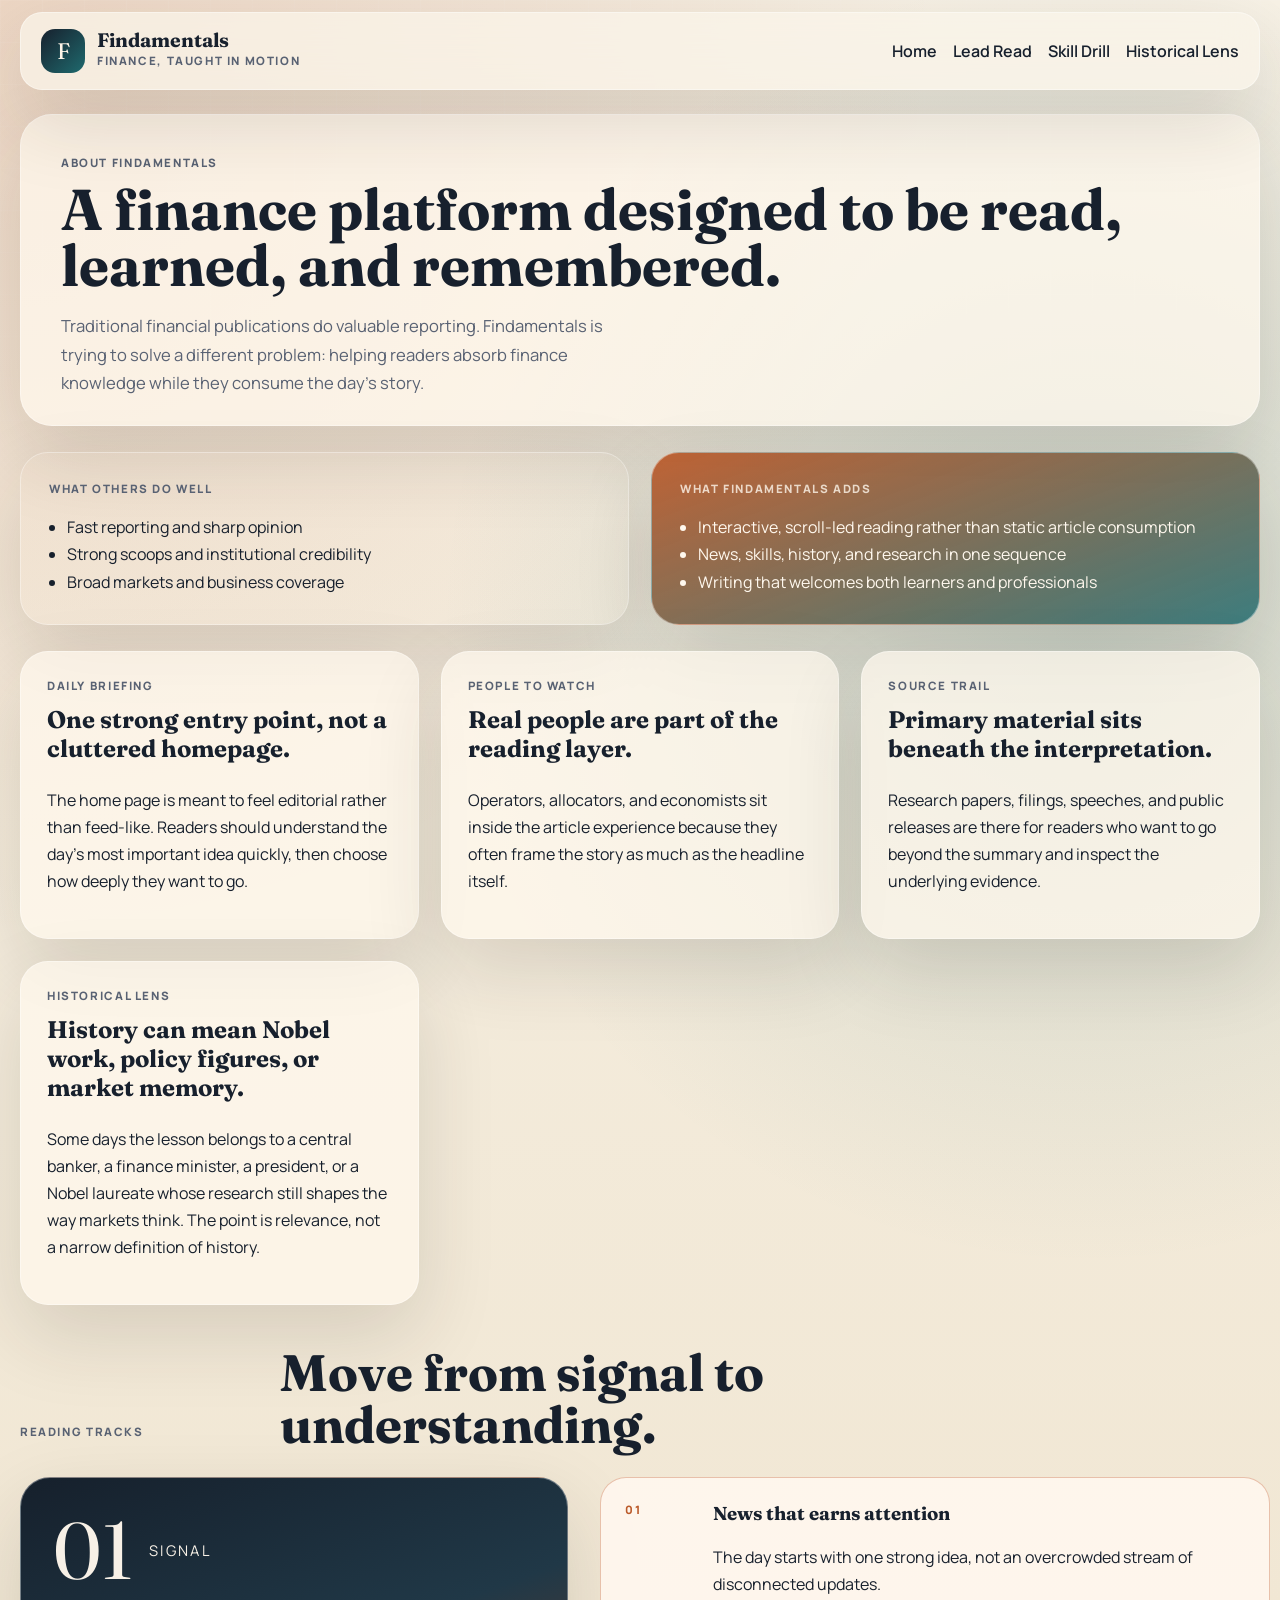
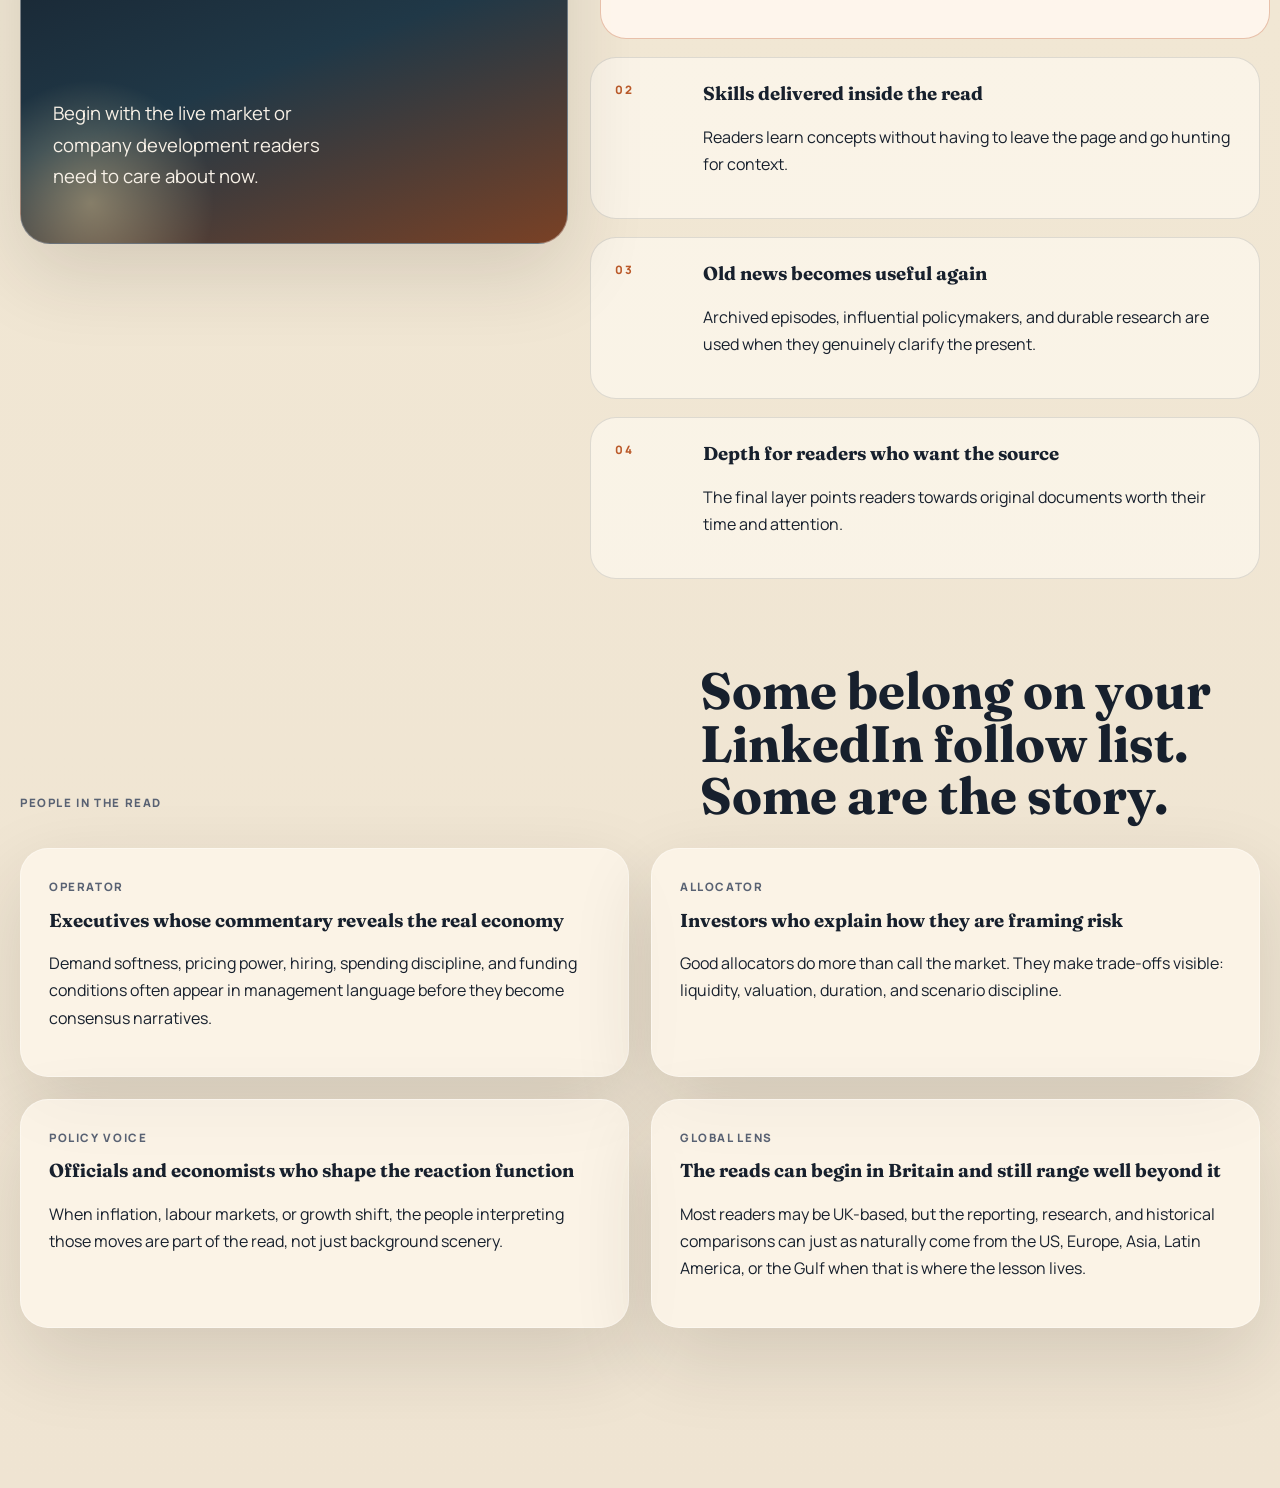
<file: about.html>
<!DOCTYPE html>
<html lang="en-GB">
  <head>
    <meta charset="UTF-8" />
    <meta name="viewport" content="width=device-width, initial-scale=1.0" />
    <title>About Findamentals</title>
    <meta
      name="description"
      content="Learn how Findamentals blends reporting, skills, historical context, and research into one interactive finance reading experience."
    />
    <link rel="preconnect" href="https://fonts.googleapis.com" />
    <link rel="preconnect" href="https://fonts.gstatic.com" crossorigin />
    <link
      href="https://fonts.googleapis.com/css2?family=Fraunces:opsz,wght@9..144,400;9..144,600;9..144,700&family=Manrope:wght@400;500;600;700;800&display=swap"
      rel="stylesheet"
    />
    <link rel="stylesheet" href="./styles.css" />
  </head>
  <body>
    <div class="page-shell">
      <header class="topbar" data-topbar>
        <a class="brand-lockup" href="./index.html" aria-label="Findamentals home">
          <span class="brand-mark">F</span>
          <div class="brand-copy">
            <h1>Findamentals</h1>
            <p class="eyebrow">Finance, taught in motion</p>
          </div>
        </a>
        <nav class="topnav" aria-label="Primary">
          <a href="./index.html">Home</a>
          <a href="./lead-read.html">Lead Read</a>
          <a href="./skill-drill.html">Skill Drill</a>
          <a href="./historical-lens.html">Historical Lens</a>
        </nav>
      </header>

      <main class="about-page">
        <section class="about-hero reveal">
          <p class="section-kicker">About Findamentals</p>
          <h2>A finance platform designed to be read, learned, and remembered.</h2>
          <p class="hero-text">
            Traditional financial publications do valuable reporting. Findamentals is trying to solve a
            different problem: helping readers absorb finance knowledge while they consume the day’s story.
          </p>
        </section>

        <section class="comparison-grid reveal">
          <article class="comparison-card muted">
            <p class="comparison-label">What others do well</p>
            <ul>
              <li>Fast reporting and sharp opinion</li>
              <li>Strong scoops and institutional credibility</li>
              <li>Broad markets and business coverage</li>
            </ul>
          </article>
          <article class="comparison-card accent">
            <p class="comparison-label">What Findamentals adds</p>
            <ul>
              <li>Interactive, scroll-led reading rather than static article consumption</li>
              <li>News, skills, history, and research in one sequence</li>
              <li>Writing that welcomes both learners and professionals</li>
            </ul>
          </article>
        </section>

        <section class="feature-grid reveal">
          <article class="feature-card">
            <p class="section-kicker">Daily Briefing</p>
            <h3>One strong entry point, not a cluttered homepage.</h3>
            <p>
              The home page is meant to feel editorial rather than feed-like. Readers should understand the
              day’s most important idea quickly, then choose how deeply they want to go.
            </p>
          </article>
          <article class="feature-card">
            <p class="section-kicker">People To Watch</p>
            <h3>Real people are part of the reading layer.</h3>
            <p>
              Operators, allocators, and economists sit inside the article experience because they often
              frame the story as much as the headline itself.
            </p>
          </article>
          <article class="feature-card">
            <p class="section-kicker">Source Trail</p>
            <h3>Primary material sits beneath the interpretation.</h3>
            <p>
              Research papers, filings, speeches, and public releases are there for readers who want to go
              beyond the summary and inspect the underlying evidence.
            </p>
          </article>
          <article class="feature-card">
            <p class="section-kicker">Historical Lens</p>
            <h3>History can mean Nobel work, policy figures, or market memory.</h3>
            <p>
              Some days the lesson belongs to a central banker, a finance minister, a president, or a Nobel
              laureate whose research still shapes the way markets think. The point is relevance, not a narrow
              definition of history.
            </p>
          </article>
        </section>

        <section class="reading-system reveal">
          <div class="section-heading narrow">
            <p class="section-kicker">Reading Tracks</p>
            <h2>Move from signal to understanding.</h2>
          </div>

          <div class="sticky-stage">
            <div class="sticky-visual">
              <div class="visual-frame">
                <div class="visual-glow"></div>
                <div class="stage-label">
                  <span data-stage-index>01</span>
                  <p data-stage-title>Signal</p>
                </div>
                <p class="stage-description" data-stage-description>
                  Begin with the live market or company development readers need to care about now.
                </p>
              </div>
            </div>

            <div class="sticky-copy">
              <article
                class="step is-current"
                data-step
                data-stage="01"
                data-title="Signal"
                data-description="Begin with the live market or company development readers need to care about now."
              >
                <span class="step-index">01</span>
                <div>
                  <h3>News that earns attention</h3>
                  <p>The day starts with one strong idea, not an overcrowded stream of disconnected updates.</p>
                </div>
              </article>

              <article
                class="step"
                data-step
                data-stage="02"
                data-title="Mechanics"
                data-description="Definitions, accounting logic, and portfolio implications arrive exactly where readers need them."
              >
                <span class="step-index">02</span>
                <div>
                  <h3>Skills delivered inside the read</h3>
                  <p>Readers learn concepts without having to leave the page and go hunting for context.</p>
                </div>
              </article>

              <article
                class="step"
                data-step
                data-stage="03"
                data-title="Memory"
                data-description="Historical examples appear as relevant comparisons, helping readers build pattern recognition."
              >
                <span class="step-index">03</span>
                <div>
                  <h3>Old news becomes useful again</h3>
                  <p>Archived episodes, influential policymakers, and durable research are used when they genuinely clarify the present.</p>
                </div>
              </article>

              <article
                class="step"
                data-step
                data-stage="04"
                data-title="Primary Sources"
                data-description="Readers can continue into filings, speeches, transcripts, or research without losing the narrative."
              >
                <span class="step-index">04</span>
                <div>
                  <h3>Depth for readers who want the source</h3>
                  <p>The final layer points readers towards original documents worth their time and attention.</p>
                </div>
              </article>
            </div>
          </div>
        </section>

        <section class="people-watch reveal">
          <div class="section-heading">
            <p class="section-kicker">People In The Read</p>
            <h2>Some belong on your LinkedIn follow list. Some are the story.</h2>
          </div>

          <div class="people-grid">
            <article class="person-card">
              <p class="person-role">Operator</p>
              <h3>Executives whose commentary reveals the real economy</h3>
              <p>Demand softness, pricing power, hiring, spending discipline, and funding conditions often appear in management language before they become consensus narratives.</p>
            </article>
            <article class="person-card">
              <p class="person-role">Allocator</p>
              <h3>Investors who explain how they are framing risk</h3>
              <p>Good allocators do more than call the market. They make trade-offs visible: liquidity, valuation, duration, and scenario discipline.</p>
            </article>
            <article class="person-card">
              <p class="person-role">Policy voice</p>
              <h3>Officials and economists who shape the reaction function</h3>
              <p>When inflation, labour markets, or growth shift, the people interpreting those moves are part of the read, not just background scenery.</p>
            </article>
            <article class="person-card">
              <p class="person-role">Global lens</p>
              <h3>The reads can begin in Britain and still range well beyond it</h3>
              <p>Most readers may be UK-based, but the reporting, research, and historical comparisons can just as naturally come from the US, Europe, Asia, Latin America, or the Gulf when that is where the lesson lives.</p>
            </article>
          </div>
        </section>
      </main>
    </div>

    <script src="./script.js"></script>
  </body>
</html>
</file>
<file: styles.css>
:root {
  --bg: #f5efe3;
  --bg-deep: #e6dcc8;
  --text: #17202d;
  --muted: #596273;
  --accent: #bb5a2a;
  --accent-soft: #d88955;
  --teal: #1f6a6e;
  --line: rgba(23, 32, 45, 0.12);
  --shadow: 0 30px 80px rgba(41, 37, 30, 0.14);
}

* {
  box-sizing: border-box;
}

html {
  scroll-behavior: smooth;
}

body {
  margin: 0;
  min-height: 100vh;
  color: var(--text);
  font-family: "Manrope", "Avenir Next", "Segoe UI", sans-serif;
  background:
    radial-gradient(circle at top left, rgba(187, 90, 42, 0.18), transparent 28%),
    radial-gradient(circle at 85% 20%, rgba(31, 106, 110, 0.18), transparent 24%),
    linear-gradient(180deg, #f7f1e5 0%, #f1e7d4 52%, #efe4d2 100%);
}

body::before {
  content: "";
  position: fixed;
  inset: 0;
  pointer-events: none;
  background-image: linear-gradient(rgba(255, 255, 255, 0.16) 1px, transparent 1px),
    linear-gradient(90deg, rgba(255, 255, 255, 0.16) 1px, transparent 1px);
  background-size: 42px 42px;
  mask-image: linear-gradient(180deg, rgba(0, 0, 0, 0.35), transparent 85%);
}

.page-shell {
  width: min(1240px, calc(100% - 32px));
  margin: 0 auto;
  padding: 12px 0 72px;
}

.topbar {
  position: sticky;
  top: 12px;
  z-index: 20;
  display: flex;
  justify-content: space-between;
  align-items: center;
  gap: 20px;
  padding: 14px 20px;
  margin-bottom: 8px;
  border: 1px solid rgba(255, 255, 255, 0.4);
  border-radius: 22px;
  backdrop-filter: blur(18px);
  background: rgba(250, 244, 233, 0.72);
  box-shadow: var(--shadow);
  transition: transform 280ms ease, opacity 280ms ease, background 280ms ease;
}

.topbar.is-hidden {
  transform: translateY(-130%);
  opacity: 0;
}

.brand-lockup {
  display: flex;
  align-items: center;
  gap: 12px;
  color: inherit;
  text-decoration: none;
}

.brand-copy {
  display: flex;
  flex-direction: column;
  justify-content: center;
  gap: 2px;
  transform: translateY(4px);
}

.brand-mark {
  display: grid;
  place-items: center;
  width: 44px;
  height: 44px;
  border-radius: 14px;
  color: #fff5e8;
  font-family: "Fraunces", Georgia, serif;
  font-size: 1.4rem;
  background: linear-gradient(135deg, var(--text), var(--teal));
}

.eyebrow,
.section-kicker,
.comparison-label,
.story-type,
.feed-tag,
.step-index,
.mini-label,
.person-role {
  letter-spacing: 0.14em;
  text-transform: uppercase;
  font-size: 0.72rem;
  font-weight: 800;
}

.eyebrow,
.section-kicker,
.comparison-label,
.mini-label,
.person-role {
  color: var(--muted);
}

h1,
h2,
h3,
.stage-label span {
  font-family: "Fraunces", Georgia, serif;
}

h1,
h2,
h3,
p {
  margin-top: 0;
}

.topbar h1 {
  margin-bottom: 0;
  font-size: 1.22rem;
  line-height: 1;
}

.topnav {
  display: flex;
  flex-wrap: wrap;
  align-items: center;
  gap: 16px;
}

.topnav a {
  color: var(--text);
  text-decoration: none;
  font-weight: 600;
}

.home-hero,
.article-layout,
.today-layout,
.comparison-grid,
.sticky-stage,
.content-grid,
.people-grid {
  display: grid;
  gap: 22px;
}

.home-hero {
  grid-template-columns: 1.15fr 0.85fr;
  align-items: stretch;
  padding: 26px 0 34px;
}

.hero-copy,
.edition-panel,
.lead-read,
.mini-card,
.feed-card,
.visual-frame,
.person-card,
.comparison-card,
.article-body,
.sidebar-card,
.about-hero {
  border: 1px solid rgba(255, 255, 255, 0.36);
  box-shadow: var(--shadow);
}

.hero-copy,
.about-hero,
.lead-read,
.mini-card,
.feed-card,
.person-card,
.article-body,
.sidebar-card {
  background: rgba(255, 248, 238, 0.72);
}

.hero-copy,
.about-hero {
  padding: 40px;
  border-radius: 32px;
}

.home-hero h2,
.about-hero h2,
.article-hero h2 {
  margin-bottom: 0;
  line-height: 0.98;
}

.home-hero h2 {
  margin-top: 12px;
  font-size: clamp(2.7rem, 4.4vw, 4.7rem);
}

.about-hero h2,
.article-hero h2 {
  font-size: clamp(2.5rem, 4.5vw, 4.6rem);
}

.hero-text,
.lead-read p,
.mini-card p,
.feed-card p,
.step p,
.stage-description,
.person-card p,
.comparison-card li,
.article-body p,
.sidebar-card li,
.sidebar-card span,
.about-page .hero-text,
.article-page .hero-text {
  line-height: 1.7;
}

.hero-text,
.article-page .hero-text,
.about-page .hero-text {
  max-width: 58ch;
  margin: 18px 0 0;
  font-size: 1.04rem;
  color: var(--muted);
}

.edition-meta {
  display: flex;
  flex-wrap: wrap;
  gap: 12px;
  margin-top: 20px;
}

.meta-pill {
  display: grid;
  gap: 6px;
  min-width: 220px;
  padding: 14px 16px;
  border: 1px solid rgba(23, 32, 45, 0.1);
  border-radius: 20px;
  background: rgba(255, 255, 255, 0.42);
}

.meta-label {
  font-size: 0.72rem;
  font-weight: 800;
  letter-spacing: 0.14em;
  text-transform: uppercase;
  color: var(--muted);
}

.meta-pill strong {
  font-size: 0.98rem;
  line-height: 1.35;
}

.hero-actions {
  display: flex;
  flex-wrap: wrap;
  gap: 14px;
  margin-top: 22px;
}

.button {
  display: inline-flex;
  align-items: center;
  justify-content: center;
  min-height: 48px;
  padding: 0 18px;
  border-radius: 999px;
  border: 0;
  text-decoration: none;
  font: inherit;
  font-weight: 700;
  cursor: pointer;
}

.button-primary {
  color: white;
  background: linear-gradient(135deg, var(--text), var(--accent));
}

.button-secondary {
  color: var(--text);
  border: 1px solid var(--line);
  background: rgba(255, 255, 255, 0.55);
}

.edition-panel {
  position: relative;
  overflow: hidden;
  display: grid;
  gap: 12px;
  padding: 18px;
  border-radius: 32px;
  background: linear-gradient(160deg, rgba(26, 31, 43, 0.94), rgba(28, 66, 70, 0.88));
  color: #f4ecdf;
}

.edition-panel::after {
  content: "";
  position: absolute;
  inset: auto -10% -25% auto;
  width: 220px;
  height: 220px;
  border-radius: 999px;
  background: radial-gradient(circle, rgba(216, 137, 85, 0.45), transparent 65%);
}

.edition-progress {
  max-width: 100%;
  margin-bottom: 8px;
}

.progress-track {
  position: relative;
  height: 5px;
  border-radius: 999px;
  overflow: hidden;
  background: rgba(255, 255, 255, 0.12);
}

.progress-fill {
  display: block;
  width: 0%;
  height: 100%;
  border-radius: inherit;
  background: linear-gradient(90deg, #f2cf9f, var(--accent-soft));
  transition: width 240ms ease;
}

.story-card {
  position: relative;
  display: block;
  padding: 24px;
  border: 1px solid rgba(255, 255, 255, 0.09);
  border-radius: 24px;
  color: inherit;
  text-decoration: none;
  background: rgba(255, 255, 255, 0.06);
  transform: translateY(18px) scale(0.985);
  opacity: 0.46;
  transition:
    transform 280ms ease,
    opacity 280ms ease,
    background 280ms ease,
    color 280ms ease;
}

.story-card .story-type {
  color: rgba(244, 236, 223, 0.46);
  transition: color 280ms ease;
}

.story-card h3 {
  margin-top: 10px;
  margin-bottom: 10px;
  font-size: 1.6rem;
  color: rgba(244, 236, 223, 0.58);
  transition: color 280ms ease;
}

.story-card p:last-child {
  color: rgba(244, 236, 223, 0.6);
  transition: color 280ms ease;
}

.story-card.is-active,
.story-card:hover {
  background: rgba(255, 255, 255, 0.12);
  transform: translateY(0) scale(1);
  opacity: 1;
}

.story-card.is-active .story-type,
.story-card:hover .story-type {
  color: rgba(255, 245, 232, 0.88);
}

.story-card.is-active h3,
.story-card:hover h3 {
  color: #fff8ee;
}

.story-card.is-active p:last-child,
.story-card:hover p:last-child {
  color: rgba(255, 248, 238, 0.9);
}

.today-layout {
  grid-template-columns: 1fr;
  padding: 6px 0 38px;
}

.lead-read,
.mini-card,
.feed-card,
.person-card,
.article-body,
.sidebar-card {
  padding: 28px;
  border-radius: 28px;
}

.editorial-brief {
  --brief-shift: 0px;
  --brief-glow-shift: 0px;
  --brief-glow-scale: 1;
  --brief-rule-scale: 1;
  position: relative;
  overflow: visible;
  padding: 10px 0 0;
  border: 0;
  border-radius: 0;
  box-shadow: none;
  background: transparent;
  transform: translateY(var(--brief-shift));
  will-change: transform, opacity, filter;
}

.editorial-brief::before {
  content: "";
  position: absolute;
  left: -10px;
  top: 24px;
  width: 220px;
  height: 220px;
  border-radius: 999px;
  background: radial-gradient(circle, rgba(216, 137, 85, 0.12), transparent 70%);
  pointer-events: none;
  transform: translateY(var(--brief-glow-shift)) scale(var(--brief-glow-scale));
  transition: transform 200ms ease;
}

.brief-topline {
  position: relative;
  z-index: 1;
  display: flex;
  align-items: center;
  gap: 16px;
}

.brief-rule {
  display: block;
  flex: 1;
  height: 1px;
  background: linear-gradient(90deg, rgba(23, 32, 45, 0.2), rgba(23, 32, 45, 0));
  transform-origin: left center;
  transform: scaleX(var(--brief-rule-scale));
}

.editorial-brief h3 {
  position: relative;
  z-index: 1;
  max-width: 13ch;
  margin-top: 14px;
  font-size: clamp(2.6rem, 4vw, 4.2rem);
  line-height: 0.94;
}

.brief-lead {
  position: relative;
  z-index: 1;
  max-width: 64ch;
  font-size: 1.1rem;
  color: #394556;
}

.editorial-brief.reveal {
  opacity: 0;
  transform: translateY(calc(var(--brief-shift) + 34px));
  filter: blur(8px);
  transition:
    opacity 820ms cubic-bezier(0.22, 1, 0.36, 1),
    transform 820ms cubic-bezier(0.22, 1, 0.36, 1),
    filter 820ms cubic-bezier(0.22, 1, 0.36, 1);
}

.editorial-brief.reveal.is-visible {
  opacity: 1;
  transform: translateY(var(--brief-shift));
  filter: blur(0);
}

.card-heading {
  display: flex;
  justify-content: space-between;
  align-items: center;
  gap: 16px;
}

.pill {
  padding: 8px 12px;
  border-radius: 999px;
  font-size: 0.82rem;
  font-weight: 700;
  background: rgba(23, 32, 45, 0.08);
}

.lead-read h3,
.article-body h3,
.feed-card h3,
.person-card h3,
.mini-card h3 {
  margin-top: 12px;
}

.lead-read h3 {
  font-size: clamp(2rem, 3vw, 3rem);
}

.side-stack,
.article-sidebar {
  display: grid;
  gap: 22px;
}

.content-grid {
  grid-template-columns: repeat(3, minmax(0, 1fr));
  padding: 10px 0 26px;
}

.feed-link {
  color: inherit;
  text-decoration: none;
  transition: transform 220ms ease, background 220ms ease;
}

.feed-link:hover {
  transform: translateY(-6px);
  background: rgba(255, 248, 238, 0.92);
}

.section-heading {
  display: flex;
  justify-content: space-between;
  align-items: end;
  gap: 24px;
  margin-bottom: 26px;
}

.section-heading.narrow {
  max-width: 820px;
}

.reads-signal {
  padding: 0 0 6px;
}

.reads-signal h2 {
  max-width: 18ch;
  font-size: clamp(1.8rem, 3vw, 2.7rem);
}

.section-heading h2 {
  max-width: 16ch;
  margin-bottom: 0;
  font-size: clamp(2.2rem, 4vw, 4rem);
  line-height: 1.02;
}

.comparison-grid {
  grid-template-columns: repeat(2, minmax(0, 1fr));
}

.comparison-card {
  padding: 28px;
  border-radius: 28px;
}

.comparison-card.accent {
  background: linear-gradient(160deg, rgba(187, 90, 42, 0.94), rgba(31, 106, 110, 0.84));
  color: #fff8ee;
}

.comparison-card.accent .comparison-label {
  color: rgba(255, 248, 238, 0.78);
}

.comparison-card ul {
  margin: 18px 0 0;
  padding-left: 18px;
}

.reading-system,
.people-watch,
.about-page,
.article-page {
  padding: 16px 0 44px;
}

.about-page {
  display: grid;
  gap: 26px;
}

.about-hero {
  padding-bottom: 28px;
}

.sticky-stage {
  grid-template-columns: 0.9fr 1.1fr;
  align-items: start;
}

.sticky-visual {
  position: sticky;
  top: 110px;
}

.visual-frame {
  position: relative;
  min-height: 360px;
  padding: 32px;
  border-radius: 30px;
  overflow: hidden;
  color: #f7f0e6;
  background: linear-gradient(160deg, #16202c 0%, #203847 50%, #7a4125 100%);
}

.visual-glow {
  position: absolute;
  inset: auto auto -100px -70px;
  width: 280px;
  height: 280px;
  border-radius: 999px;
  background: radial-gradient(circle, rgba(255, 228, 168, 0.4), transparent 62%);
}

.stage-label {
  position: relative;
  z-index: 1;
  display: flex;
  align-items: center;
  gap: 16px;
}

.stage-label span {
  font-size: clamp(3rem, 8vw, 5rem);
  line-height: 1;
}

.stage-label p {
  margin-bottom: 0;
  font-size: 0.92rem;
  letter-spacing: 0.16em;
  text-transform: uppercase;
}

.stage-description {
  position: relative;
  z-index: 1;
  max-width: 26ch;
  margin-top: 108px;
  font-size: 1.16rem;
}

.sticky-copy {
  display: grid;
  gap: 18px;
}

.step {
  display: grid;
  grid-template-columns: 70px 1fr;
  gap: 18px;
  padding: 24px;
  border: 1px solid var(--line);
  border-radius: 26px;
  background: rgba(255, 250, 243, 0.62);
  transition: transform 220ms ease, border-color 220ms ease, background 220ms ease;
}

.step.is-current {
  transform: translateX(10px);
  border-color: rgba(187, 90, 42, 0.34);
  background: rgba(255, 247, 238, 0.92);
}

.step-index {
  color: var(--accent);
}

.people-grid {
  grid-template-columns: repeat(2, minmax(0, 1fr));
}

.article-hero {
  padding: 14px 0 10px;
}

.article-layout {
  grid-template-columns: minmax(0, 1.45fr) minmax(250px, 0.55fr);
  align-items: start;
}

.article-sidebar {
  position: sticky;
  top: 110px;
}

.article-body {
  padding: 34px 36px;
}

.article-body p {
  font-size: 1.05rem;
}

.inline-visual-slot {
  margin: 30px 0;
}

.inline-visual-frame {
  position: relative;
  overflow: hidden;
  padding: 24px 24px 22px;
  border: 1px solid rgba(23, 32, 45, 0.1);
  border-radius: 26px;
  background:
    linear-gradient(145deg, rgba(17, 27, 38, 0.86), rgba(24, 48, 65, 0.74), rgba(101, 80, 51, 0.7));
  box-shadow: 0 24px 46px rgba(41, 37, 30, 0.12);
}

.inline-visual-slot-corporate .inline-visual-frame {
  background:
    linear-gradient(145deg, rgba(16, 23, 23, 0.88), rgba(20, 55, 42, 0.78), rgba(68, 91, 38, 0.74));
}

.inline-visual-slot-history .inline-visual-frame {
  background:
    linear-gradient(145deg, rgba(23, 25, 33, 0.9), rgba(40, 50, 73, 0.8), rgba(93, 67, 47, 0.76));
}

.inline-visual-frame::after {
  content: "";
  position: absolute;
  inset: auto -40px -50px auto;
  width: 180px;
  height: 180px;
  border-radius: 999px;
  background: radial-gradient(circle, rgba(255, 223, 179, 0.22), transparent 68%);
  pointer-events: none;
}

.inline-visual-frame p {
  position: relative;
  z-index: 1;
  max-width: 34ch;
  margin: 0;
  font-family: "Fraunces", Georgia, serif;
  font-size: 1.42rem;
  line-height: 1.06;
  color: rgba(255, 245, 232, 0.96);
}

.inline-visual-link {
  position: relative;
  z-index: 1;
  display: inline-flex;
  align-items: center;
  justify-content: center;
  min-height: 40px;
  margin-top: 18px;
  padding: 0 14px;
  border-radius: 999px;
  color: #fff7ec;
  text-decoration: none;
  font-weight: 700;
  background: rgba(255, 255, 255, 0.1);
}

.inline-visual-slot figcaption {
  margin-top: 10px;
  font-size: 0.86rem;
  line-height: 1.55;
  color: var(--muted);
}

.sidebar-card {
  position: relative;
  padding: 20px;
  font-size: 0.94rem;
  background:
    linear-gradient(180deg, rgba(255, 252, 248, 0.94), rgba(245, 237, 224, 0.82));
  transition: transform 220ms ease, box-shadow 220ms ease, border-color 220ms ease;
}

.sidebar-card:hover {
  transform: translateY(-4px);
  border-color: rgba(187, 90, 42, 0.28);
  box-shadow: 0 22px 48px rgba(41, 37, 30, 0.12);
}

.sidebar-card .mini-label {
  font-size: 0.66rem;
}

.sidebar-card ul {
  margin: 12px 0 0;
  padding: 0;
  list-style: none;
}

.sidebar-card li + li {
  margin-top: 10px;
  padding-top: 10px;
  border-top: 1px solid var(--line);
}

.link-list a {
  color: var(--text);
  font-weight: 700;
  text-decoration: none;
}

.link-list span {
  display: block;
  margin-top: 4px;
  color: var(--muted);
}

.person-link {
  display: grid;
  grid-template-columns: 48px 1fr;
  gap: 12px;
  align-items: center;
}

.person-avatar {
  width: 48px;
  height: 48px;
  border-radius: 999px;
  object-fit: cover;
  border: 2px solid rgba(255, 255, 255, 0.75);
  box-shadow: 0 10px 24px rgba(23, 32, 45, 0.12);
  background: rgba(255, 255, 255, 0.82);
}

.person-avatar.is-fallback {
  display: grid;
  place-items: center;
  color: #fff7ec;
  font-size: 0.78rem;
  font-weight: 800;
  letter-spacing: 0.04em;
  background: linear-gradient(135deg, var(--text), var(--teal));
}

.person-link strong,
.person-link em {
  display: block;
}

.person-link strong {
  font-style: normal;
}

.person-link em {
  margin-top: 4px;
  font-size: 0.88rem;
  font-style: normal;
  font-weight: 500;
  color: var(--muted);
}

.article-cover {
  position: relative;
  overflow: hidden;
  margin-top: 20px;
  padding: 24px;
  border: 1px solid rgba(255, 255, 255, 0.3);
  border-radius: 30px;
  box-shadow: var(--shadow);
}

.cover-policy {
  color: #f7f1e6;
  background: linear-gradient(145deg, #111b26 0%, #183041 55%, #655033 100%);
}

.cover-corporate {
  color: #f7f1e6;
  background: linear-gradient(145deg, #101717 0%, #14372a 46%, #445b26 100%);
}

.cover-history {
  color: #f7f1e6;
  background: linear-gradient(145deg, #171921 0%, #283249 50%, #5d432f 100%);
}

.cover-chip-row {
  position: relative;
  z-index: 1;
  display: flex;
  flex-wrap: wrap;
  align-items: center;
  gap: 12px;
}

.cover-chip {
  display: inline-flex;
  align-items: center;
  justify-content: center;
  min-height: 40px;
  padding: 0 14px;
  border-radius: 999px;
  background: rgba(255, 255, 255, 0.12);
  backdrop-filter: blur(10px);
}

.cover-chip {
  font-size: 0.84rem;
  font-weight: 700;
  letter-spacing: 0.08em;
  text-transform: uppercase;
}

.cover-chip-soft {
  background: rgba(255, 255, 255, 0.08);
  color: rgba(255, 244, 232, 0.9);
}

.cover-composition {
  position: relative;
  z-index: 1;
  margin-top: 36px;
}

.cover-placeholder {
  position: relative;
  z-index: 1;
  display: grid;
  gap: 14px;
  margin-top: 28px;
  padding: 24px;
  border: 1px dashed rgba(255, 245, 232, 0.26);
  border-radius: 24px;
  background: rgba(255, 255, 255, 0.06);
}

.cover-placeholder p {
  margin: 0;
  max-width: 26ch;
  font-family: "Fraunces", Georgia, serif;
  font-size: 1.35rem;
  line-height: 1.06;
  color: rgba(255, 245, 232, 0.95);
}

.cover-approval-link {
  display: inline-flex;
  align-items: center;
  justify-content: center;
  width: fit-content;
  min-height: 40px;
  padding: 0 14px;
  border-radius: 999px;
  color: #fff6ea;
  text-decoration: none;
  font-weight: 700;
  background: rgba(255, 255, 255, 0.1);
}

.cover-composition-policy {
  height: 156px;
}

.cover-panel,
.cover-ring,
.cover-dot-cluster,
.metric-tile,
.cover-orb,
.archive-card {
  position: absolute;
}

.cover-panel {
  border: 1px solid rgba(255, 255, 255, 0.14);
  border-radius: 24px;
  background: rgba(255, 255, 255, 0.08);
  backdrop-filter: blur(10px);
}

.cover-panel-large {
  inset: 8px 24% 18px 0;
}

.cover-panel-small {
  inset: 36px 0 0 46%;
}

.cover-ring {
  width: 86px;
  height: 86px;
  right: 8%;
  bottom: 12%;
  border: 2px solid rgba(255, 229, 191, 0.55);
  border-radius: 999px;
  box-shadow: inset 0 0 0 12px rgba(255, 255, 255, 0.05);
}

.cover-dot-cluster {
  left: 30px;
  bottom: 28px;
  display: flex;
  gap: 10px;
}

.cover-dot-cluster span {
  width: 10px;
  height: 10px;
  border-radius: 999px;
  background: rgba(255, 232, 201, 0.9);
}

.cover-composition-corporate {
  display: grid;
  grid-template-columns: repeat(2, minmax(0, 1fr));
  gap: 10px;
  align-items: stretch;
  min-height: 108px;
}

.metric-tile {
  position: relative;
  inset: auto;
  display: flex;
  flex-direction: column;
  justify-content: space-between;
  min-height: 100px;
  padding: 14px;
  border: 1px solid rgba(255, 255, 255, 0.12);
  border-radius: 24px;
  background: rgba(255, 255, 255, 0.07);
}

.metric-tile strong,
.metric-tile span {
  display: block;
}

.metric-tile strong {
  font-family: "Fraunces", Georgia, serif;
  font-size: 1.05rem;
  color: #f8f2e8;
}

.metric-tile span {
  font-size: 1.35rem;
  font-weight: 800;
  color: rgba(210, 255, 204, 0.95);
}

.cover-orb {
  right: 18px;
  bottom: -18px;
  width: 108px;
  height: 108px;
  border-radius: 999px;
  background: radial-gradient(circle, rgba(196, 255, 181, 0.38), rgba(196, 255, 181, 0) 68%);
  filter: blur(2px);
}

.cover-corporate .cover-caption {
  margin-top: 6px;
}

.cover-composition-history {
  height: 132px;
}

.archive-card {
  display: grid;
  place-items: center;
  width: 146px;
  height: 92px;
  border: 1px solid rgba(255, 255, 255, 0.12);
  border-radius: 20px;
  background: rgba(255, 255, 255, 0.07);
  color: rgba(255, 245, 232, 0.92);
  font-family: "Fraunces", Georgia, serif;
  font-size: 1.05rem;
  letter-spacing: 0.04em;
}

.archive-card-a {
  top: 26px;
  left: 8px;
  transform: rotate(-6deg);
}

.archive-card-b {
  top: 10px;
  left: 31%;
  transform: rotate(2deg);
}

.archive-card-c {
  top: 30px;
  right: 10px;
  transform: rotate(7deg);
}

.cover-composition::after {
  content: "";
  position: absolute;
  inset: auto 0 0 0;
  height: 32px;
  background: linear-gradient(180deg, transparent, rgba(255, 255, 255, 0.02));
}

.cover-caption {
  position: relative;
  z-index: 1;
  max-width: 34ch;
  margin-top: 14px;
  font-size: 0.98rem;
  color: rgba(255, 245, 232, 0.88);
}

.next-reads {
  display: grid;
  gap: 18px;
  padding: 22px 0 10px;
}

.next-reads-heading h3 {
  max-width: 18ch;
  margin-top: 10px;
  margin-bottom: 0;
  font-size: clamp(1.8rem, 3vw, 2.8rem);
  line-height: 1.02;
}

.next-reads-grid {
  display: grid;
  grid-template-columns: repeat(2, minmax(0, 1fr));
  gap: 18px;
}

.next-read-card {
  position: relative;
  overflow: hidden;
  padding: 24px;
  border: 1px solid rgba(255, 255, 255, 0.22);
  border-radius: 28px;
  color: #f7f0e6;
  text-decoration: none;
  box-shadow: var(--shadow);
  transition: transform 240ms ease, border-color 240ms ease;
}

.next-read-card::before {
  content: "";
  position: absolute;
  inset: 0 auto auto 0;
  width: 100%;
  height: 4px;
  background: linear-gradient(90deg, rgba(242, 207, 159, 0.92), rgba(216, 137, 85, 0.18));
}

.next-read-card::after {
  content: "";
  position: absolute;
  inset: auto -30px -36px auto;
  width: 160px;
  height: 160px;
  border-radius: 999px;
  background: radial-gradient(circle, rgba(216, 137, 85, 0.2), transparent 70%);
}

.next-read-card:hover {
  transform: translateY(-5px);
  border-color: rgba(255, 255, 255, 0.34);
}

.next-read-card h4,
.next-read-card p {
  position: relative;
  z-index: 1;
}

.next-read-card h4 {
  margin-top: 10px;
  margin-bottom: 10px;
  font-size: 1.65rem;
  color: #fff7ec;
}

.next-read-card p:last-child {
  margin-bottom: 0;
  color: rgba(247, 240, 230, 0.82);
  line-height: 1.7;
}

.next-read-lead {
  background: linear-gradient(155deg, rgba(17, 27, 38, 0.96), rgba(31, 49, 67, 0.9));
}

.next-read-skill {
  background: linear-gradient(155deg, rgba(16, 23, 23, 0.96), rgba(25, 74, 58, 0.9));
}

.next-read-history {
  background: linear-gradient(155deg, rgba(23, 25, 33, 0.96), rgba(50, 53, 83, 0.9));
}

.feature-grid {
  display: grid;
  grid-template-columns: repeat(3, minmax(0, 1fr));
  gap: 22px;
}

.feature-card {
  padding: 26px;
  border: 1px solid rgba(255, 255, 255, 0.36);
  border-radius: 28px;
  background: rgba(255, 248, 238, 0.72);
  box-shadow: var(--shadow);
}

.feature-card h3 {
  margin-top: 12px;
  font-size: 1.5rem;
}

.feature-card p:last-child {
  line-height: 1.7;
}

.workflow-board {
  display: grid;
  grid-template-columns: repeat(3, minmax(0, 1fr));
  gap: 22px;
}

.workflow-page {
  padding-top: 8px;
}

.workflow-card {
  padding: 26px;
  border: 1px solid rgba(255, 255, 255, 0.36);
  border-radius: 28px;
  background: rgba(255, 248, 238, 0.72);
  box-shadow: var(--shadow);
}

.workflow-card h3 {
  margin-top: 12px;
  font-size: 1.5rem;
}

.workflow-card p {
  line-height: 1.7;
}

.home-busy-rail {
  display: grid;
  grid-template-columns: repeat(2, minmax(0, 1fr));
  gap: 22px;
  padding-top: 0;
}

.busy-card {
  position: relative;
  overflow: hidden;
  padding: 24px 26px;
  border: 1px solid rgba(255, 255, 255, 0.18);
  border-radius: 28px;
  color: #f7f0e6;
  background:
    linear-gradient(155deg, rgba(17, 27, 38, 0.96), rgba(29, 58, 73, 0.9));
  box-shadow: var(--shadow);
}

.busy-card h3 {
  margin-top: 12px;
  font-size: 1.5rem;
  color: #fff7ec;
}

.busy-card p:last-child {
  line-height: 1.7;
  color: rgba(247, 240, 230, 0.82);
}

.busy-card .feed-tag {
  color: rgba(247, 240, 230, 0.72);
}

.busy-card::before {
  content: "";
  position: absolute;
  inset: 0 auto auto 0;
  width: 100%;
  height: 4px;
  background: linear-gradient(90deg, rgba(242, 207, 159, 0.9), rgba(216, 137, 85, 0.18));
}

.busy-card::after {
  content: "";
  position: absolute;
  inset: auto -40px -50px auto;
  width: 180px;
  height: 180px;
  border-radius: 999px;
  background: radial-gradient(circle, rgba(216, 137, 85, 0.22), transparent 68%);
}

.busy-card:nth-child(2) {
  background:
    linear-gradient(155deg, rgba(20, 34, 33, 0.96), rgba(52, 76, 40, 0.88));
}

.article-image-grid {
  display: grid;
  gap: 12px;
  margin: 24px 0;
}

.article-image-grid-two {
  grid-template-columns: repeat(2, minmax(0, 1fr));
}

.article-image {
  margin: 0 0 18px;
}

.article-image img {
  display: block;
  width: 100%;
  aspect-ratio: 1.25 / 1;
  object-fit: cover;
  border: 1px solid rgba(23, 32, 45, 0.1);
  border-radius: 24px;
  box-shadow: 0 24px 46px rgba(41, 37, 30, 0.14);
}

.article-image-wide img {
  aspect-ratio: 1.55 / 1;
}

.article-image figcaption {
  margin-top: 10px;
  margin-bottom: 10px;
  font-size: 0.86rem;
  line-height: 1.55;
  color: var(--muted);
}

.article-image figcaption a {
  color: inherit;
  font-weight: 700;
  text-decoration: none;
}

.workflow-status {
  display: inline-flex;
  width: fit-content;
  margin: 10px 0 0;
  padding: 6px 10px;
  border-radius: 999px;
  font-size: 0.72rem;
  font-weight: 800;
  letter-spacing: 0.12em;
  text-transform: uppercase;
  color: var(--muted);
  background: rgba(23, 32, 45, 0.08);
}

.workflow-card.is-accepted .workflow-status {
  color: #154b34;
  background: rgba(57, 153, 101, 0.18);
}

.workflow-card.is-changes .workflow-status {
  color: #845022;
  background: rgba(216, 137, 85, 0.18);
}

.workflow-preview {
  margin: 18px 0 0;
}

.workflow-preview img {
  display: block;
  width: 100%;
  aspect-ratio: 1.45 / 1;
  object-fit: cover;
  border: 1px solid rgba(23, 32, 45, 0.08);
  border-radius: 22px;
}

.workflow-preview figcaption {
  margin-top: 10px;
  margin-bottom: 12px;
  font-size: 0.84rem;
  line-height: 1.5;
  color: var(--muted);
}

.workflow-actions {
  display: flex;
  flex-wrap: wrap;
  gap: 12px;
  margin-top: 20px;
}

.workflow-feedback {
  margin-top: 18px;
  padding-top: 16px;
  border-top: 1px solid rgba(23, 32, 45, 0.08);
}

.workflow-feedback-topline {
  display: flex;
  align-items: center;
  justify-content: space-between;
  gap: 12px;
}

.workflow-label {
  display: block;
  margin-bottom: 10px;
  font-size: 0.74rem;
  font-weight: 800;
  letter-spacing: 0.12em;
  text-transform: uppercase;
  color: var(--muted);
}

.workflow-feedback-topline .workflow-label {
  margin-bottom: 0;
}

.workflow-collapse {
  border: 0;
  padding: 0;
  font: inherit;
  font-size: 0.84rem;
  font-weight: 700;
  color: var(--muted);
  cursor: pointer;
  background: transparent;
}

.workflow-textarea {
  width: 100%;
  min-height: 120px;
  padding: 14px 16px;
  border: 1px solid rgba(23, 32, 45, 0.12);
  border-radius: 20px;
  font: inherit;
  line-height: 1.6;
  color: var(--text);
  resize: vertical;
  background: rgba(255, 255, 255, 0.55);
}

.workflow-feedback-actions,
.workflow-handoff-actions {
  display: flex;
  flex-wrap: wrap;
  gap: 12px;
  margin-top: 14px;
}

.workflow-suggestions {
  display: grid;
  gap: 12px;
  margin-top: 16px;
}

.workflow-suggestion-heading {
  margin: 0;
  font-size: 0.74rem;
  font-weight: 800;
  letter-spacing: 0.12em;
  text-transform: uppercase;
  color: var(--muted);
}

.workflow-suggestion-empty {
  margin: 0;
  font-size: 0.92rem;
  line-height: 1.6;
  color: var(--muted);
}

.workflow-suggestion-track {
  display: grid;
  grid-auto-flow: column;
  grid-auto-columns: minmax(220px, 1fr);
  gap: 12px;
  overflow-x: auto;
  padding-bottom: 6px;
}

.workflow-suggestion-card {
  padding: 12px;
  border: 1px solid rgba(23, 32, 45, 0.1);
  border-radius: 22px;
  background: rgba(255, 255, 255, 0.42);
}

.workflow-suggestion-card img {
  display: block;
  width: 100%;
  aspect-ratio: 1.2 / 1;
  object-fit: cover;
  border-radius: 16px;
  background: rgba(23, 32, 45, 0.06);
}

.workflow-suggestion-card p {
  margin: 10px 0 0;
  font-size: 0.88rem;
  line-height: 1.5;
  color: var(--muted);
}

.workflow-suggestion-card[data-hidden-by-filter="true"] {
  display: none;
}

.workflow-suggestion-actions {
  display: flex;
  gap: 10px;
  margin-top: 12px;
}

.workflow-suggestion-actions .button {
  min-height: 40px;
  padding: 0 14px;
}

.workflow-handoff,
.workflow-live {
  padding: 28px;
  border: 1px solid rgba(255, 255, 255, 0.36);
  border-radius: 28px;
  background: rgba(255, 248, 238, 0.72);
  box-shadow: var(--shadow);
}

.workflow-handoff h2,
.workflow-live h2 {
  margin-top: 10px;
  margin-bottom: 0;
  font-size: clamp(1.6rem, 2.4vw, 2.35rem);
  line-height: 1.04;
}

.workflow-deadline {
  margin: 12px 0 2px;
  font-size: 0.88rem;
  color: var(--muted);
}

.workflow-copy-note {
  margin: 12px 0 0;
  font-size: 0.84rem;
  color: #355f46;
}

.workflow-sync-note {
  margin: 14px 0 0;
  font-size: 0.84rem;
  line-height: 1.55;
  color: #355f46;
}

.workflow-sync-note.is-error {
  color: #8a4a28;
}

.workflow-handoff-output {
  margin: 18px 0 0;
  padding: 18px;
  border: 1px solid rgba(23, 32, 45, 0.1);
  border-radius: 20px;
  overflow-x: auto;
  white-space: pre-wrap;
  word-break: break-word;
  font: 0.92rem/1.6 "SFMono-Regular", "Menlo", monospace;
  color: #213047;
  background: rgba(255, 255, 255, 0.48);
}

.workflow-live {
  margin-top: 22px;
}

.workflow-live-header {
  display: flex;
  align-items: start;
  justify-content: space-between;
  gap: 18px;
}

.workflow-live-pill,
.workflow-live-status {
  display: inline-flex;
  align-items: center;
  min-height: 30px;
  width: fit-content;
  padding: 6px 10px;
  border-radius: 999px;
  font-size: 0.72rem;
  font-weight: 800;
  letter-spacing: 0.1em;
  text-transform: uppercase;
  color: var(--muted);
  background: rgba(23, 32, 45, 0.08);
}

.workflow-live-pill.is-ready,
.workflow-live-status.is-ready {
  color: #154b34;
  background: rgba(57, 153, 101, 0.18);
}

.workflow-live-pill.is-warning,
.workflow-live-status.is-warning {
  color: #845022;
  background: rgba(216, 137, 85, 0.18);
}

.workflow-live-summary {
  display: grid;
  grid-template-columns: repeat(4, minmax(0, 1fr));
  gap: 12px;
  margin-top: 20px;
}

.workflow-live-stat,
.workflow-live-card {
  border: 1px solid rgba(23, 32, 45, 0.1);
  border-radius: 18px;
  background: rgba(255, 255, 255, 0.46);
}

.workflow-live-stat {
  padding: 14px;
}

.workflow-live-stat strong {
  display: block;
  margin-top: 6px;
  font-family: "Fraunces", Georgia, serif;
  font-size: 1.22rem;
  line-height: 1.05;
}

.workflow-live-stat span,
.workflow-live-meta,
.workflow-live-copy,
.workflow-live-list {
  color: var(--muted);
}

.workflow-live-tabs {
  display: flex;
  flex-wrap: wrap;
  gap: 8px;
  margin-top: 22px;
  padding: 6px;
  border: 1px solid rgba(23, 32, 45, 0.1);
  border-radius: 18px;
  background: rgba(255, 255, 255, 0.36);
}

.workflow-live-tab {
  min-height: 40px;
  padding: 0 16px;
  border: 0;
  border-radius: 12px;
  font: inherit;
  font-size: 0.86rem;
  font-weight: 800;
  color: var(--muted);
  cursor: pointer;
  background: transparent;
}

.workflow-live-tab.is-active {
  color: #fff8ee;
  background: var(--text);
}

.workflow-live-panel {
  margin-top: 16px;
}

.workflow-live-grid {
  display: grid;
  grid-template-columns: repeat(3, minmax(0, 1fr));
  gap: 14px;
}

.workflow-live-card {
  display: grid;
  gap: 12px;
  align-content: start;
  padding: 16px;
}

.workflow-live-card h3 {
  margin-bottom: 0;
  font-size: 1.24rem;
  line-height: 1.08;
}

.workflow-live-card img {
  display: block;
  width: 100%;
  aspect-ratio: 1.45 / 1;
  object-fit: cover;
  border-radius: 14px;
  background: rgba(23, 32, 45, 0.06);
}

.workflow-live-copy,
.workflow-live-list {
  margin-bottom: 0;
  font-size: 0.9rem;
  line-height: 1.55;
}

.workflow-live-list {
  padding-left: 18px;
}

.workflow-live-source {
  width: fit-content;
  color: var(--teal);
  font-size: 0.86rem;
  font-weight: 800;
  text-decoration: none;
}

.workflow-live-source:hover {
  text-decoration: underline;
}

.reveal {
  opacity: 0;
  transform: translateY(28px);
  transition: opacity 500ms ease, transform 500ms ease;
}

.reveal.is-visible {
  opacity: 1;
  transform: translateY(0);
}

@media (max-width: 1080px) {
  .home-hero,
  .today-layout,
  .article-layout,
  .sticky-stage,
  .content-grid,
  .people-grid,
  .comparison-grid,
  .feature-grid,
  .home-busy-rail,
  .workflow-board,
  .workflow-live-summary,
  .workflow-live-grid {
    grid-template-columns: 1fr;
  }

  .section-heading h2,
  .home-hero h2 {
    max-width: none;
  }

  .edition-meta {
    display: grid;
  }

  .sticky-visual,
  .article-sidebar {
    position: relative;
    top: auto;
  }

  .article-image-grid-two {
    grid-template-columns: 1fr;
  }

  .next-reads-grid {
    grid-template-columns: 1fr;
  }
}

@media (max-width: 720px) {
  .page-shell {
    width: min(100% - 18px, 1240px);
    padding-top: 12px;
  }

  .topbar,
  .hero-copy,
  .edition-panel,
  .mini-card,
  .feed-card,
  .visual-frame,
  .person-card,
  .comparison-card,
  .article-body,
  .sidebar-card,
  .about-hero,
  .step,
  .workflow-live,
  .workflow-handoff {
    border-radius: 22px;
  }

  .workflow-live-header {
    display: grid;
  }

  .topbar {
    align-items: start;
    flex-direction: column;
  }

  .hero-copy,
  .about-hero {
    padding: 30px 24px;
  }

  .brand-copy {
    gap: 4px;
  }

  .meta-pill {
    min-width: 0;
  }

  .edition-panel,
  .visual-frame,
  .article-body,
  .sidebar-card {
    padding: 22px;
  }

  .home-hero h2,
  .about-hero h2,
  .article-hero h2 {
    font-size: clamp(2.4rem, 10vw, 4rem);
  }

  .section-heading {
    align-items: start;
    flex-direction: column;
  }

  .step {
    grid-template-columns: 1fr;
  }
}
</file>
